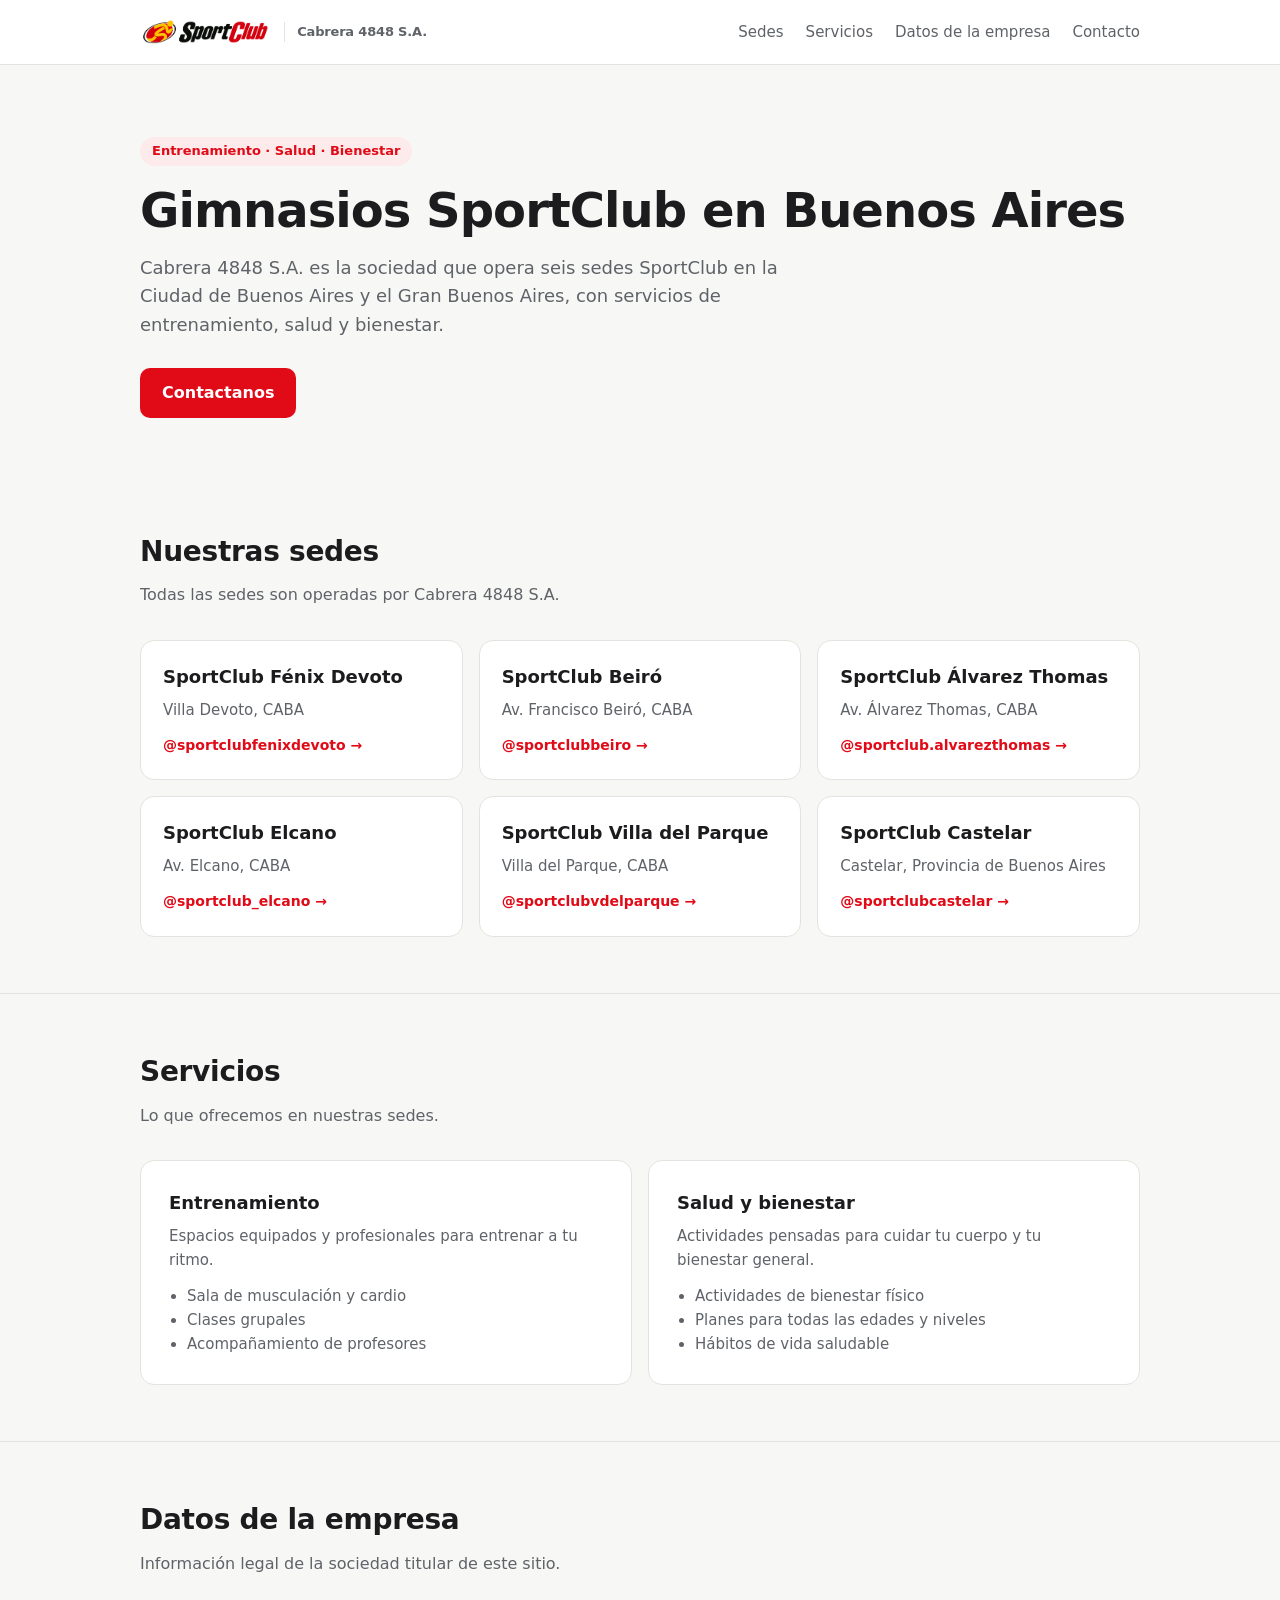
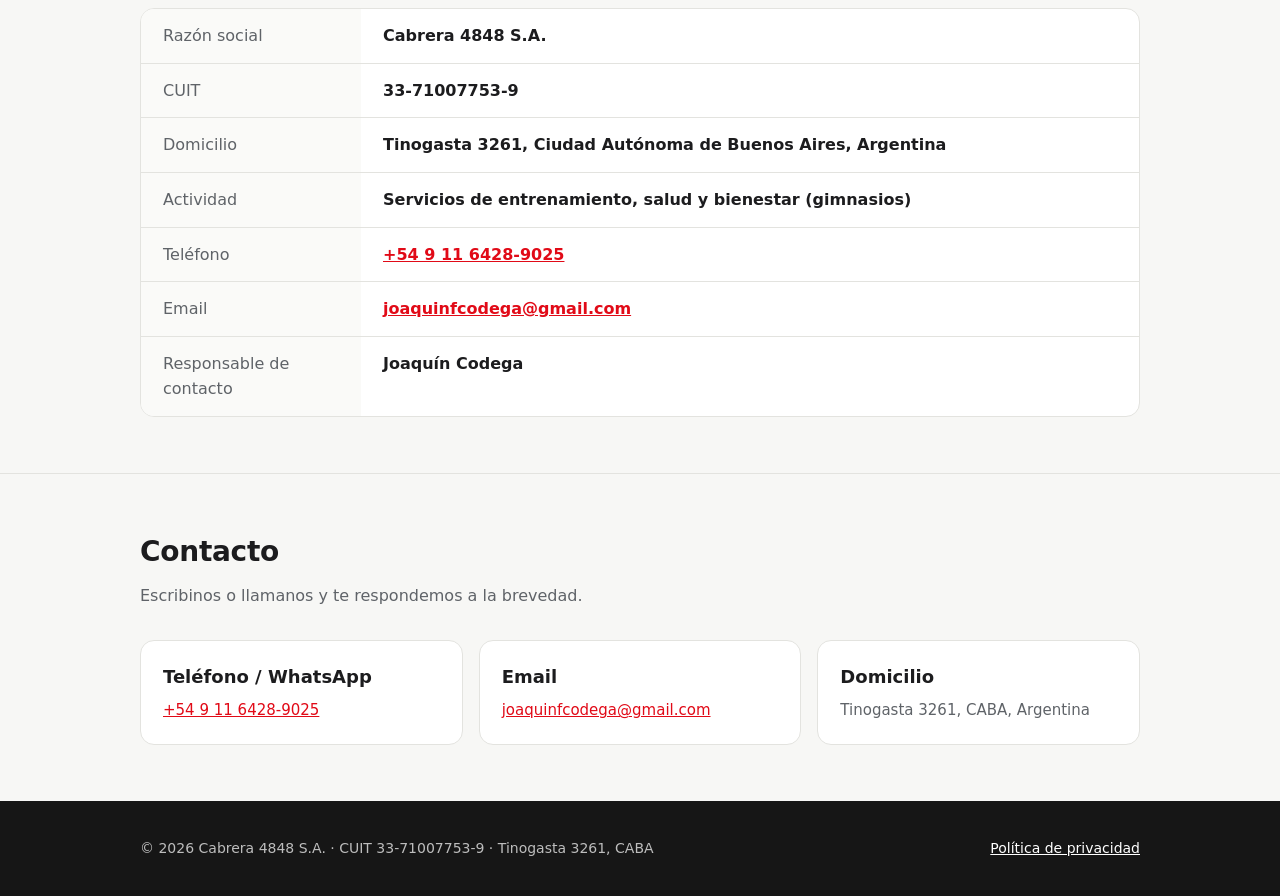
<file: index.html>
<!doctype html>
<html lang="es-AR">
<head>
  <meta charset="utf-8">
  <meta name="viewport" content="width=device-width, initial-scale=1">
  <title>Cabrera 4848 S.A. | Sedes SportClub</title>
  <meta name="description" content="Cabrera 4848 S.A. (CUIT 33-71007753-9) opera sedes SportClub en Buenos Aires: entrenamiento, salud y bienestar.">
  <meta name="facebook-domain-verification" content="cndh9i7ex3u5gtf15tgm8srk93vjff" />
  <link rel="stylesheet" href="estilos.css">
</head>
<body>

<header>
  <div class="wrap nav">
    <a class="brand" href="#"><img src="logo.png" alt="SportClub" width="150" height="50"><small>Cabrera 4848 S.A.</small></a>
    <ul>
      <li><a href="#sedes">Sedes</a></li>
      <li><a href="#servicios">Servicios</a></li>
      <li><a href="#empresa">Datos de la empresa</a></li>
      <li><a href="#contacto">Contacto</a></li>
    </ul>
  </div>
</header>

<main>
  <div class="wrap hero">
    <span class="tag">Entrenamiento · Salud · Bienestar</span>
    <h1>Gimnasios SportClub en Buenos Aires</h1>
    <p>Cabrera 4848 S.A. es la sociedad que opera seis sedes SportClub en la Ciudad de Buenos Aires y el Gran Buenos Aires, con servicios de entrenamiento, salud y bienestar.</p>
    <a class="btn" href="#contacto">Contactanos</a>
  </div>

  <section id="sedes">
    <div class="wrap">
      <h2>Nuestras sedes</h2>
      <p class="sub">Todas las sedes son operadas por Cabrera 4848 S.A.</p>
      <div class="grid">
        <div class="card">
          <h3>SportClub Fénix Devoto</h3>
          <p>Villa Devoto, CABA</p>
          <a class="ig" href="https://www.instagram.com/sportclubfenixdevoto/" target="_blank" rel="noopener">@sportclubfenixdevoto →</a>
        </div>
        <div class="card">
          <h3>SportClub Beiró</h3>
          <p>Av. Francisco Beiró, CABA</p>
          <a class="ig" href="https://www.instagram.com/sportclubbeiro/" target="_blank" rel="noopener">@sportclubbeiro →</a>
        </div>
        <div class="card">
          <h3>SportClub Álvarez Thomas</h3>
          <p>Av. Álvarez Thomas, CABA</p>
          <a class="ig" href="https://www.instagram.com/sportclub.alvarezthomas/" target="_blank" rel="noopener">@sportclub.alvarezthomas →</a>
        </div>
        <div class="card">
          <h3>SportClub Elcano</h3>
          <p>Av. Elcano, CABA</p>
          <a class="ig" href="https://www.instagram.com/sportclub_elcano/" target="_blank" rel="noopener">@sportclub_elcano →</a>
        </div>
        <div class="card">
          <h3>SportClub Villa del Parque</h3>
          <p>Villa del Parque, CABA</p>
          <a class="ig" href="https://www.instagram.com/sportclubvdelparque/" target="_blank" rel="noopener">@sportclubvdelparque →</a>
        </div>
        <div class="card">
          <h3>SportClub Castelar</h3>
          <p>Castelar, Provincia de Buenos Aires</p>
          <a class="ig" href="https://www.instagram.com/sportclubcastelar/" target="_blank" rel="noopener">@sportclubcastelar →</a>
        </div>
      </div>
    </div>
  </section>

  <section id="servicios">
    <div class="wrap">
      <h2>Servicios</h2>
      <p class="sub">Lo que ofrecemos en nuestras sedes.</p>
      <div class="grid services">
        <div class="card">
          <h3>Entrenamiento</h3>
          <p>Espacios equipados y profesionales para entrenar a tu ritmo.</p>
          <ul>
            <li>Sala de musculación y cardio</li>
            <li>Clases grupales</li>
            <li>Acompañamiento de profesores</li>
          </ul>
        </div>
        <div class="card">
          <h3>Salud y bienestar</h3>
          <p>Actividades pensadas para cuidar tu cuerpo y tu bienestar general.</p>
          <ul>
            <li>Actividades de bienestar físico</li>
            <li>Planes para todas las edades y niveles</li>
            <li>Hábitos de vida saludable</li>
          </ul>
        </div>
      </div>
    </div>
  </section>

  <section id="empresa">
    <div class="wrap">
      <h2>Datos de la empresa</h2>
      <p class="sub">Información legal de la sociedad titular de este sitio.</p>
      <div class="datos">
        <dl>
          <dt>Razón social</dt>
          <dd>Cabrera 4848 S.A.</dd>
          <dt>CUIT</dt>
          <dd>33-71007753-9</dd>
          <dt>Domicilio</dt>
          <dd>Tinogasta 3261, Ciudad Autónoma de Buenos Aires, Argentina</dd>
          <dt>Actividad</dt>
          <dd>Servicios de entrenamiento, salud y bienestar (gimnasios)</dd>
          <dt>Teléfono</dt>
          <dd><a href="tel:+5491164289025">+54 9 11 6428-9025</a></dd>
          <dt>Email</dt>
          <dd><a href="mailto:joaquinfcodega@gmail.com">joaquinfcodega@gmail.com</a></dd>
          <dt>Responsable de contacto</dt>
          <dd>Joaquín Codega</dd>
        </dl>
      </div>
    </div>
  </section>

  <section id="contacto">
    <div class="wrap">
      <h2>Contacto</h2>
      <p class="sub">Escribinos o llamanos y te respondemos a la brevedad.</p>
      <div class="grid">
        <div class="card">
          <h3>Teléfono / WhatsApp</h3>
          <p><a href="tel:+5491164289025">+54 9 11 6428-9025</a></p>
        </div>
        <div class="card">
          <h3>Email</h3>
          <p><a href="mailto:joaquinfcodega@gmail.com">joaquinfcodega@gmail.com</a></p>
        </div>
        <div class="card">
          <h3>Domicilio</h3>
          <p>Tinogasta 3261, CABA, Argentina</p>
        </div>
      </div>
    </div>
  </section>
</main>

<footer>
  <div class="wrap row">
    <div>© <span id="y">2026</span> Cabrera 4848 S.A. · CUIT 33-71007753-9 · Tinogasta 3261, CABA</div>
    <div><a href="privacidad.html">Política de privacidad</a></div>
  </div>
</footer>

<script>document.getElementById('y').textContent = new Date().getFullYear();</script>
</body>
</html>
</file>
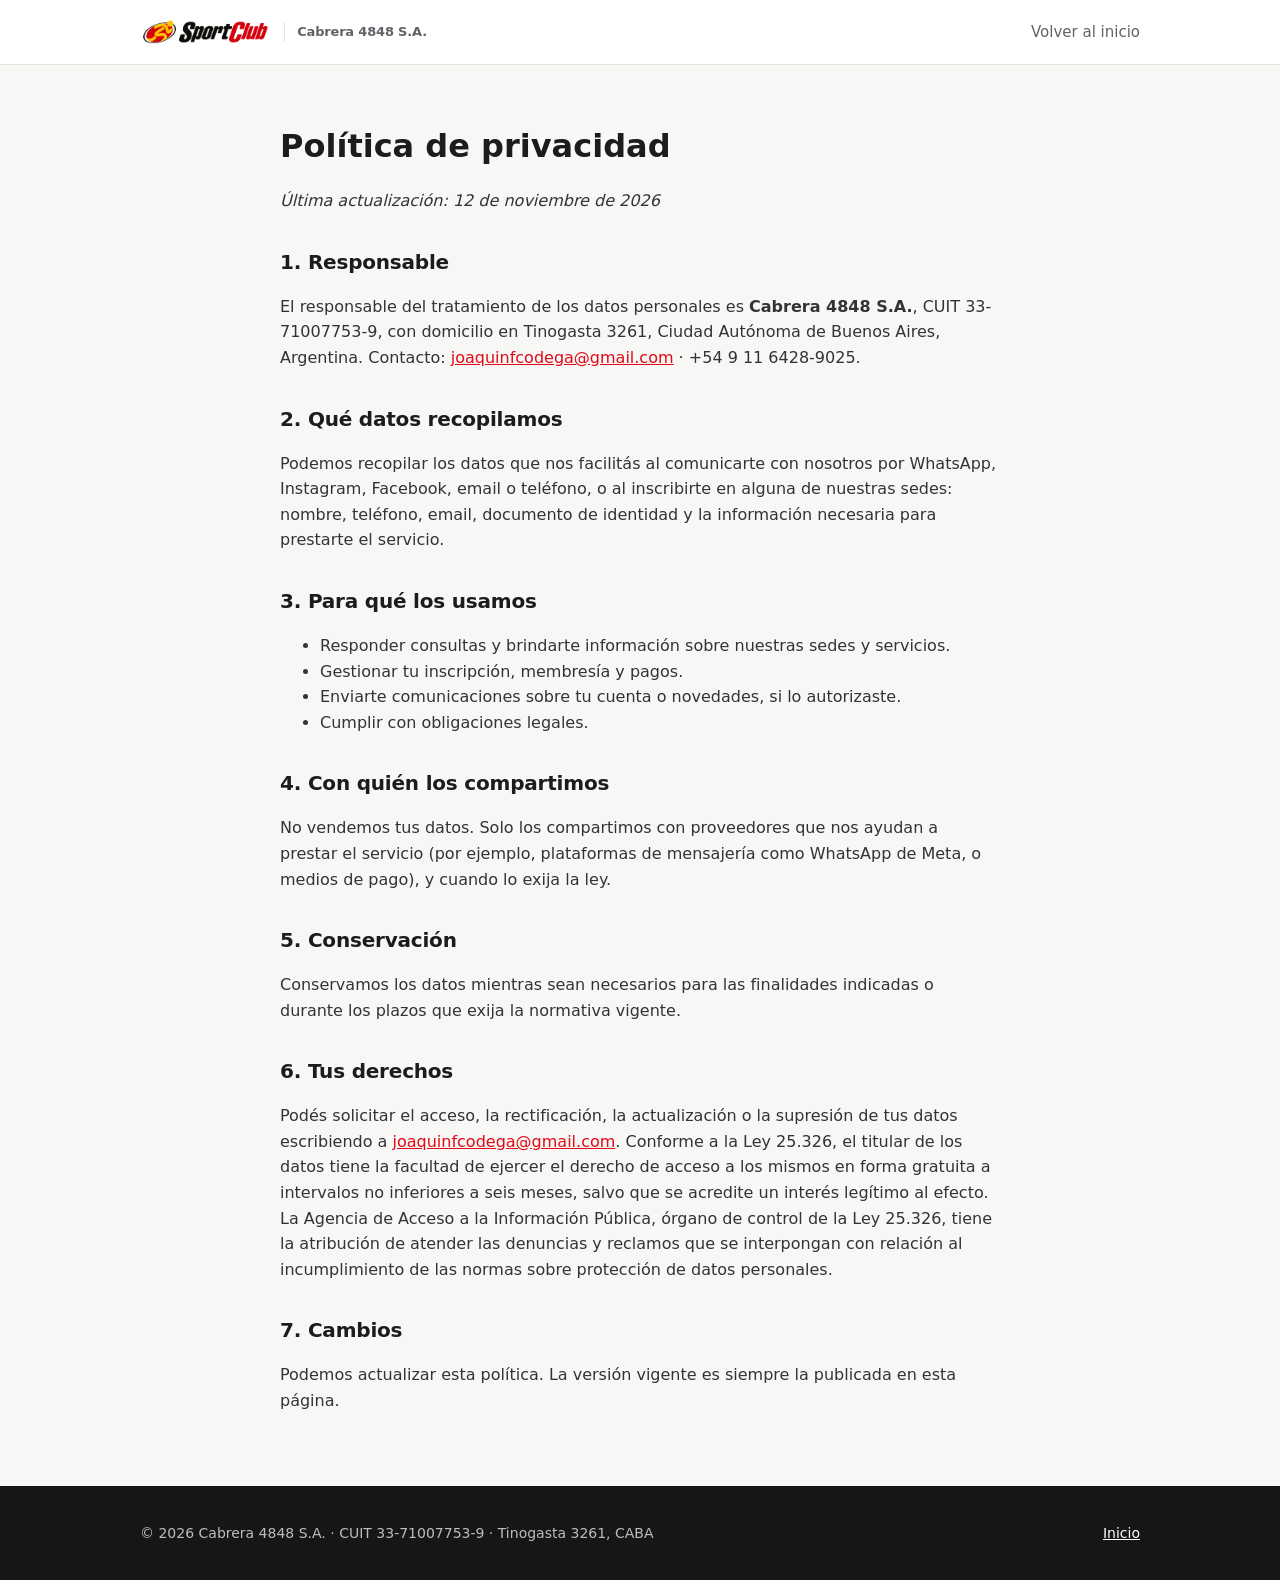
<file: privacidad.html>
<!doctype html>
<html lang="es-AR">
<head>
  <meta charset="utf-8">
  <meta name="viewport" content="width=device-width, initial-scale=1">
  <title>Política de privacidad | Cabrera 4848 S.A.</title>
  <link rel="stylesheet" href="estilos.css">
</head>
<body>

<header>
  <div class="wrap nav">
    <a class="brand" href="index.html"><img src="logo.png" alt="SportClub" width="150" height="50"><small>Cabrera 4848 S.A.</small></a>
    <ul><li><a href="index.html">Volver al inicio</a></li></ul>
  </div>
</header>

<main class="wrap legal">
  <h1>Política de privacidad</h1>
  <p><em>Última actualización: 12 de noviembre de 2026</em></p>

  <h2>1. Responsable</h2>
  <p>El responsable del tratamiento de los datos personales es <strong>Cabrera 4848 S.A.</strong>, CUIT 33-71007753-9, con domicilio en Tinogasta 3261, Ciudad Autónoma de Buenos Aires, Argentina. Contacto: <a href="mailto:joaquinfcodega@gmail.com">joaquinfcodega@gmail.com</a> · +54 9 11 6428-9025.</p>

  <h2>2. Qué datos recopilamos</h2>
  <p>Podemos recopilar los datos que nos facilitás al comunicarte con nosotros por WhatsApp, Instagram, Facebook, email o teléfono, o al inscribirte en alguna de nuestras sedes: nombre, teléfono, email, documento de identidad y la información necesaria para prestarte el servicio.</p>

  <h2>3. Para qué los usamos</h2>
  <ul>
    <li>Responder consultas y brindarte información sobre nuestras sedes y servicios.</li>
    <li>Gestionar tu inscripción, membresía y pagos.</li>
    <li>Enviarte comunicaciones sobre tu cuenta o novedades, si lo autorizaste.</li>
    <li>Cumplir con obligaciones legales.</li>
  </ul>

  <h2>4. Con quién los compartimos</h2>
  <p>No vendemos tus datos. Solo los compartimos con proveedores que nos ayudan a prestar el servicio (por ejemplo, plataformas de mensajería como WhatsApp de Meta, o medios de pago), y cuando lo exija la ley.</p>

  <h2>5. Conservación</h2>
  <p>Conservamos los datos mientras sean necesarios para las finalidades indicadas o durante los plazos que exija la normativa vigente.</p>

  <h2>6. Tus derechos</h2>
  <p>Podés solicitar el acceso, la rectificación, la actualización o la supresión de tus datos escribiendo a <a href="mailto:joaquinfcodega@gmail.com">joaquinfcodega@gmail.com</a>. Conforme a la Ley 25.326, el titular de los datos tiene la facultad de ejercer el derecho de acceso a los mismos en forma gratuita a intervalos no inferiores a seis meses, salvo que se acredite un interés legítimo al efecto. La Agencia de Acceso a la Información Pública, órgano de control de la Ley 25.326, tiene la atribución de atender las denuncias y reclamos que se interpongan con relación al incumplimiento de las normas sobre protección de datos personales.</p>

  <h2>7. Cambios</h2>
  <p>Podemos actualizar esta política. La versión vigente es siempre la publicada en esta página.</p>
</main>

<footer>
  <div class="wrap row">
    <div>© 2026 Cabrera 4848 S.A. · CUIT 33-71007753-9 · Tinogasta 3261, CABA</div>
    <div><a href="index.html">Inicio</a></div>
  </div>
</footer>

</body>
</html>
</file>
<file: estilos.css>
:root {
  --bg: #f7f7f5;
  --surface: #ffffff;
  --text: #1c1c1e;
  --muted: #5f6368;
  --line: #e3e3df;
  --accent: #e10a17;
  --accent-soft: #fdeaeb;
  --radius: 14px;
}

* { box-sizing: border-box; }

html { scroll-behavior: smooth; }

body {
  margin: 0;
  background: var(--bg);
  color: var(--text);
  font-family: "Inter", system-ui, -apple-system, "Segoe UI", Roboto, sans-serif;
  font-size: 16px;
  line-height: 1.6;
}

a { color: var(--accent); }

.wrap { max-width: 1040px; margin: 0 auto; padding: 0 20px; }

/* Header */
header {
  background: var(--surface);
  border-bottom: 1px solid var(--line);
  position: sticky; top: 0; z-index: 10;
}
.nav { display: flex; align-items: center; justify-content: space-between; height: 64px; gap: 16px; }
.brand { font-weight: 800; font-size: 18px; color: var(--text); text-decoration: none; letter-spacing: -0.01em; }
.brand { display: flex; align-items: center; gap: 12px; }
.brand img { height: 44px; width: auto; display: block; }
.brand small { font-size: 13px; font-weight: 600; color: var(--muted); border-left: 1px solid var(--line); padding-left: 12px; }
.nav ul { list-style: none; display: flex; gap: 22px; margin: 0; padding: 0; }
.brand small, .nav ul a { white-space: nowrap; }
@media (max-width: 860px) { .nav ul { display: none; } }
.nav ul a { color: var(--muted); text-decoration: none; font-size: 15px; font-weight: 500; }
.nav ul a:hover { color: var(--text); }

/* Hero */
.hero { padding-top: 72px; padding-bottom: 56px; }
.hero .tag {
  display: inline-block; background: var(--accent-soft); color: var(--accent);
  font-size: 13px; font-weight: 600; padding: 4px 12px; border-radius: 99px; margin-bottom: 18px;
}
.hero h1 { font-size: clamp(32px, 5vw, 48px); line-height: 1.12; margin: 0 0 16px; letter-spacing: -0.02em; }
.hero p { font-size: 18px; color: var(--muted); max-width: 640px; margin: 0 0 28px; }
.btn {
  display: inline-block; background: var(--accent); color: #fff; text-decoration: none;
  padding: 12px 22px; border-radius: 10px; font-weight: 600;
}
.btn:hover { filter: brightness(0.92); }

/* Sections */
section { padding: 56px 0; scroll-margin-top: 64px; }
section + section { border-top: 1px solid var(--line); }
h2 { font-size: 28px; margin: 0 0 8px; letter-spacing: -0.01em; }
.sub { color: var(--muted); margin: 0 0 32px; }

.grid { display: grid; gap: 16px; grid-template-columns: repeat(auto-fill, minmax(280px, 1fr)); }
.card {
  background: var(--surface); border: 1px solid var(--line); border-radius: var(--radius);
  padding: 22px;
}
.card h3 { margin: 0 0 6px; font-size: 18px; }
.card p { margin: 0; color: var(--muted); font-size: 15px; }
.card a.ig { display: inline-block; margin-top: 12px; font-size: 14px; font-weight: 600; text-decoration: none; }

.services { grid-template-columns: repeat(auto-fit, minmax(300px, 1fr)); }
.services .card { padding: 28px; }
.services ul { margin: 12px 0 0; padding-left: 18px; color: var(--muted); font-size: 15px; }

/* Datos de la empresa */
.datos {
  background: var(--surface); border: 1px solid var(--line); border-radius: var(--radius);
  overflow: hidden;
}
.datos dl { margin: 0; display: grid; grid-template-columns: 220px 1fr; }
.datos dt, .datos dd { margin: 0; padding: 14px 22px; border-bottom: 1px solid var(--line); }
.datos dt { color: var(--muted); font-weight: 500; background: #fafaf8; }
.datos dd { font-weight: 600; word-break: break-word; }
.datos dl > :nth-last-child(-n+2) { border-bottom: 0; }

/* Footer */
footer { background: #161616; color: #bdbdbd; padding: 36px 0; font-size: 14px; }
footer a { color: #fff; }
footer .row { display: flex; flex-wrap: wrap; gap: 12px 32px; justify-content: space-between; }

/* Legal page */
.legal { max-width: 760px; padding: 56px 20px; }
.legal h1 { font-size: 32px; margin: 0 0 6px; }
.legal h2 { font-size: 20px; margin: 32px 0 8px; }
.legal p, .legal li { color: #333; }

@media (max-width: 640px) {
  .nav ul { display: none; }
  .hero { padding-top: 48px; padding-bottom: 40px; }
  .datos dl { grid-template-columns: 1fr; }
  .datos dt { border-bottom: 0; padding-bottom: 2px; background: none; }
  .datos dd { padding-top: 0; }
}
</file>
